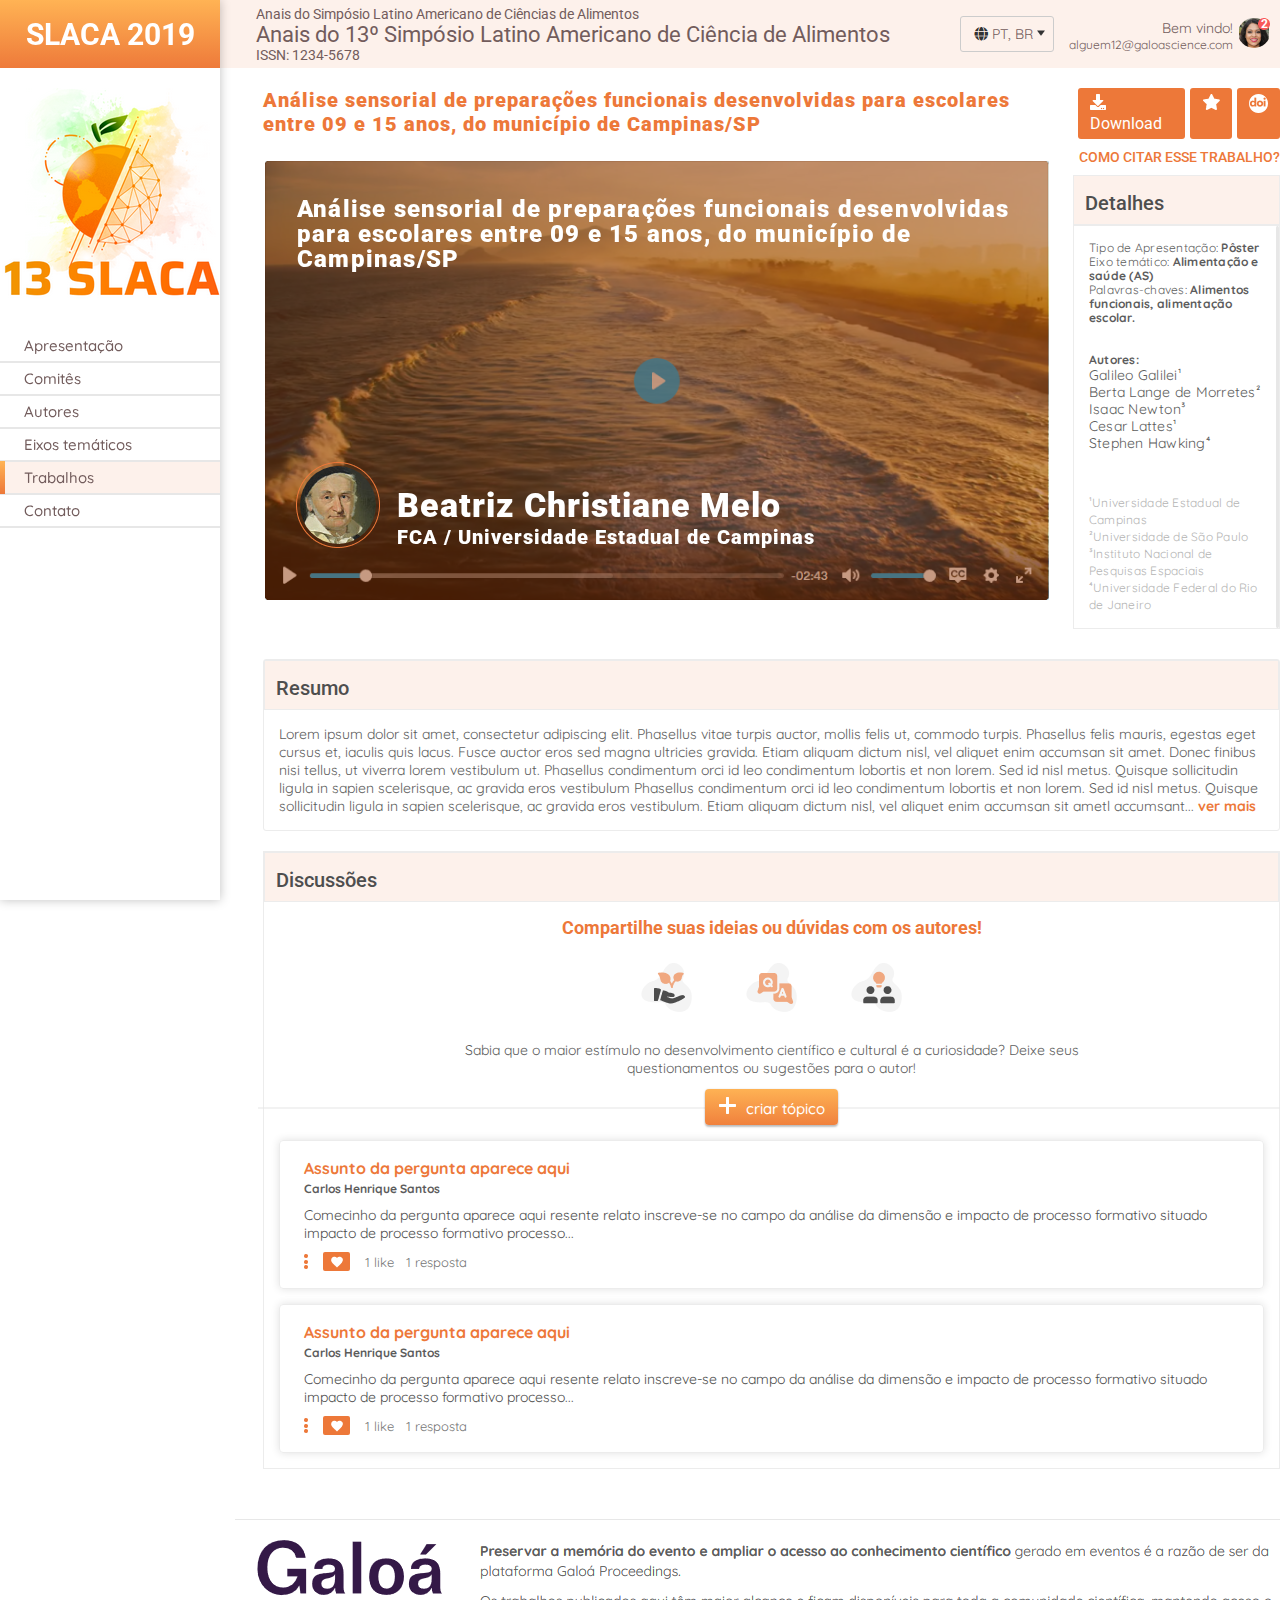
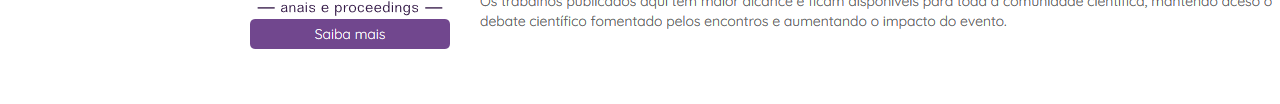
<file: index.html>
<!DOCTYPE html>
<html lang="pt-br">
<head>
   <meta charset="UTF-8">
   <meta http-equiv="X-UA-Compatible" content="IE=edge">
   <meta name="viewport" content="width=device-width, initial-scale=1.0">
   <title>SLACA</title>
   <link rel="icon" type="image/x-icon" href="./assets/images/dewey 4.png">

   <link rel="preconnect" href="https://fonts.googleapis.com">
   <link rel="preconnect" href="https://fonts.gstatic.com" crossorigin>
   <link href="https://fonts.googleapis.com/css2?family=Quicksand:wght@400;500;700&family=Roboto:wght@400;500;700;900&display=swap" rel="stylesheet">

   <link rel="stylesheet" type="text/css" href="./assets/css/style.css">
</head>
<body>
   <!--Menu Sidebar-->
   <div class="fixed-wrapper">
      <a href="./index.html" id="fixed-link">
         <div class="side-title">
            <h1>SLACA 2019</h1>
         </div>
      </a>

      <div class="side-image">
         <img src="./assets/images/dewey 4.png" alt="ícone do simpósio latino americano de ciência de alimentos">
      </div>

      <nav>
         <a href="#" class="menu-item desativado"><div class="retangulo"><img src="./assets/images/Rectangle 251.png"></div> Apresentação</a>
         <a href="#" class="menu-item desativado"><div class="retangulo"><img src="./assets/images/Rectangle 251.png"></div>Comitês</a>
         <a href="#" class="menu-item desativado"><div class="retangulo"><img src="./assets/images/Rectangle 251.png"></div>Autores</a>
         <a href="#" class="menu-item desativado"><div class="retangulo"><img src="./assets/images/Rectangle 251.png"></div>Eixos temáticos</a>
         <a href="#" class="menu-item ativado"><div class="retangulo"><img src="./assets/images/Rectangle 251.png"></div>Trabalhos</a>
         <a href="#" class="menu-item desativado"><div class="retangulo"><img src="./assets/images/Rectangle 251.png"></div>Contato</a>
      </nav>
   </div>
   <!--Final do menu sidebar-->

   <!--Header-->
   <div class="main-container">
      <header>
         <!--Área de texto da header-->
         <div class="header-title">
            <p>Anais do Simpósio Latino Americano de Ciências de Alimentos </p>
            <h2>Anais do 13º Simpósio Latino Americano de Ciência de Alimentos </h2>
            <p>ISSN: 1234-5678</p>
         </div>

        
         <div class="header-side">
            <!--Botão de seleção de idioma-->
            <div class="header-lang">
               <img src="./assets/images/language image.png"> PT, BR&nbsp;<img src="./assets/images/dropdown.png" id="dropdown">
            </select>
            </div>

            <!--Informações do usuário logado-->
            <div class="login">
               <div class="login-text">
                  <span>Bem vindo!</span><br/>
                  alguem12@galoascience.com
               </div>
               <div class="login-image">
                  <img src="./assets/images/profile.png" id="profile-pic">
                  <img src="./assets/images/basic.png" id="notificacao">
                  <span>2</span>
               </div>
            </div>
         </div>
      </header>
      <!--Final do cabeçalho-->

      <div class="main-content">
         <!--Área do conteúdo do vídeo-->
         <div class="video-area">
            <div class="video-area-principal">
               <h3>Análise sensorial de preparações funcionais desenvolvidas para escolares entre 09 e 15 anos, do município de Campinas/SP </h3>
               <div class="video-image">
                  <img src="./assets/images/video.png" id="video">
                  <img src="./assets/images/vídeo overlay.png" id="overlay">
                  <div class="video-title">
                     Análise sensorial de preparações funcionais desenvolvidas para escolares entre 09 e 15 anos, do município de Campinas/SP
                  </div> 
                  <div class="video-info">
                     <img src="./assets/images/image.png" id="video-user">
                     <img src="./assets/images/Outline.png" id="outline">
                     <div class="info-author">
                        <div class="info-author-name">Beatriz Christiane Melo</div>
                        <div class="info-author-college">FCA / Universidade Estadual de Campinas</div>
                     </div>
                     
                  </div>                
               </div>
            </div>

            <div class="video-area-side">
               <div class="buttons">
                  <div id="download">
                     <img src="./assets/images/download-icon.png"> Download
                  </div>
                  <div id="favoritar">
                     <img src="./assets/images/star.png">
                  </div>
                  <div id="doi">
                     <img src="./assets/images/doi.png">
                  </div>
               </div>
               <div class="citar">Como citar esse trabalho?</div>

               <div class="detalhes">
                  <div class="section-title">
                     Detalhes
                  </div>
                  <div class="detalhes-content">
                     <div class="content-text">
                        <p>Tipo de Apresentação: <strong>Pôster</strong><br/>
                           Eixo temático: <strong>Alimentação e saúde (AS)</strong><br/> 
                           Palavras-chaves: <strong>Alimentos funcionais, alimentação escolar.</strong><br/>
                           <br/><br/>
                           <strong>Autores:</strong>
                           <ul id="lista-autores">
                              <li>Galileo Galilei¹</li>
                              <li>Berta Lange de Morretes²</li>
                              <li>Isaac Newton³</li>
                              <li>Cesar Lattes¹</li>
                              <li>Stephen Hawking⁴</li>
                           </ul>
                           <br/>
                           <br/>
                           <br/>
                           <ul id="lista-universidades">
                              <li>¹Universidade Estadual de Campinas</li>
                              <li>²Universidade de São Paulo</li>
                              <li>³Instituto Nacional de Pesquisas Espaciais</li>
                              <li>⁴Universidade Federal do Rio de Janeiro</li>
                           </ul>
                           </p>
                     </div>
                     <img src="./assets/images/Rectangle 264.png">
                  </div>
               </div>
            </div>
         </div>
         <!--Final da área do conteúdo do vídeo-->

         <!--Área do resumo-->
         <div class="resumo" id="leia-mais">
            <a href="./resumo.htm#resumo">
               <div class="section-title">
                  Resumo
               </div>
               <p>
                  Lorem ipsum dolor sit amet, consectetur adipiscing elit. Phasellus vitae turpis auctor, mollis felis ut, commodo turpis. Phasellus felis mauris, egestas eget cursus et, iaculis quis lacus. Fusce auctor eros sed magna ultricies gravida. Etiam aliquam dictum nisl, vel aliquet enim accumsan sit amet. Donec finibus nisi tellus, ut viverra lorem vestibulum ut.  Phasellus condimentum orci id leo condimentum lobortis et non lorem. Sed id nisl metus. Quisque sollicitudin ligula in sapien scelerisque, ac gravida eros vestibulum Phasellus condimentum orci id leo condimentum lobortis et non lorem. Sed id nisl metus. Quisque sollicitudin ligula in sapien scelerisque, ac gravida eros vestibulum.  Etiam aliquam dictum nisl, vel aliquet enim accumsan sit ametl accumsant... <span>ver mais</span>
               </p>
            </a>
         </div>
         <!--Final da área do resumo-->

         <div class="discussoes">
            <div class="section-title"> Discussões</div>
            <div class="cirar-topico">
               <span>Compartilhe suas ideias ou dúvidas com os autores!</span>
               <div class="discussao-icones">
                  <img src="./assets/images/icone1.png">
                  <img src="./assets/images/icone2.png">
                  <img src="./assets/images/icone3.png">
               </div>
               <p>Sabia que o maior estímulo no desenvolvimento científico e cultural é a curiosidade? Deixe seus questionamentos ou sugestões para o autor!</p>
               
               
               <img src="./assets/images/divisória.png" id="divisoria">
               <div class="topico-botao">
                  <a href="./novo-topico.html#discussoes">
                     <img src="./assets/images/icon - criar.png"> 
                     criar tópico
                  </a>
               </div>
            </div>

            <div class="topico-criado">
               <div class="topico-titulo">
                  Assunto da pergunta aparece aqui
               </div>
               <div class="topico-autor">
                  Carlos Henrique Santos
               </div>
               <div class="topico-conteudo">
                  Comecinho da pergunta aparece aqui resente relato inscreve-se no campo da análise da dimensão e impacto de processo formativo situado impacto de processo formativo processo...
               </div>

               <div class="topico-footer">
                  <div class="elipses"> 
                     <img src="./assets/images/Ellipse 17.png">
                     <img src="./assets/images/Ellipse 17.png">
                     <img src="./assets/images/Ellipse 17.png">
                   </div>

                   <div class="likes">
                      <img src="./assets/images/coracao.png">
                   </div>
                  1 like &nbsp; 1 resposta
               </div>
            </div>

            <a href="./card-expandido.html#card-expandido">
               <div class="topico-criado" id="card">
                  <div class="topico-titulo">
                     Assunto da pergunta aparece aqui
                  </div>
                  <div class="topico-autor">
                     Carlos Henrique Santos
                  </div>
                  <div class="topico-conteudo">
                     Comecinho da pergunta aparece aqui resente relato inscreve-se no campo da análise da dimensão e impacto de processo formativo situado impacto de processo formativo processo...
                  </div>
   
                  <div class="topico-footer">
                     <div class="elipses"> 
                        <img src="./assets/images/Ellipse 17.png">
                        <img src="./assets/images/Ellipse 17.png">
                        <img src="./assets/images/Ellipse 17.png">
                      </div>
   
                      <div class="likes">
                         <img src="./assets/images/coracao.png">
                      </div>
                     1 like &nbsp; 1 resposta
                  </div>
               </div>
            </a>
         </div>

      </div>
      <footer>
         <a href="https://galoa.com.br" target="__blank">
            <img src="./assets/images/imagem - footer.png">
         </a>
         
      </footer>
   </div>
</body>
</html>
</file>
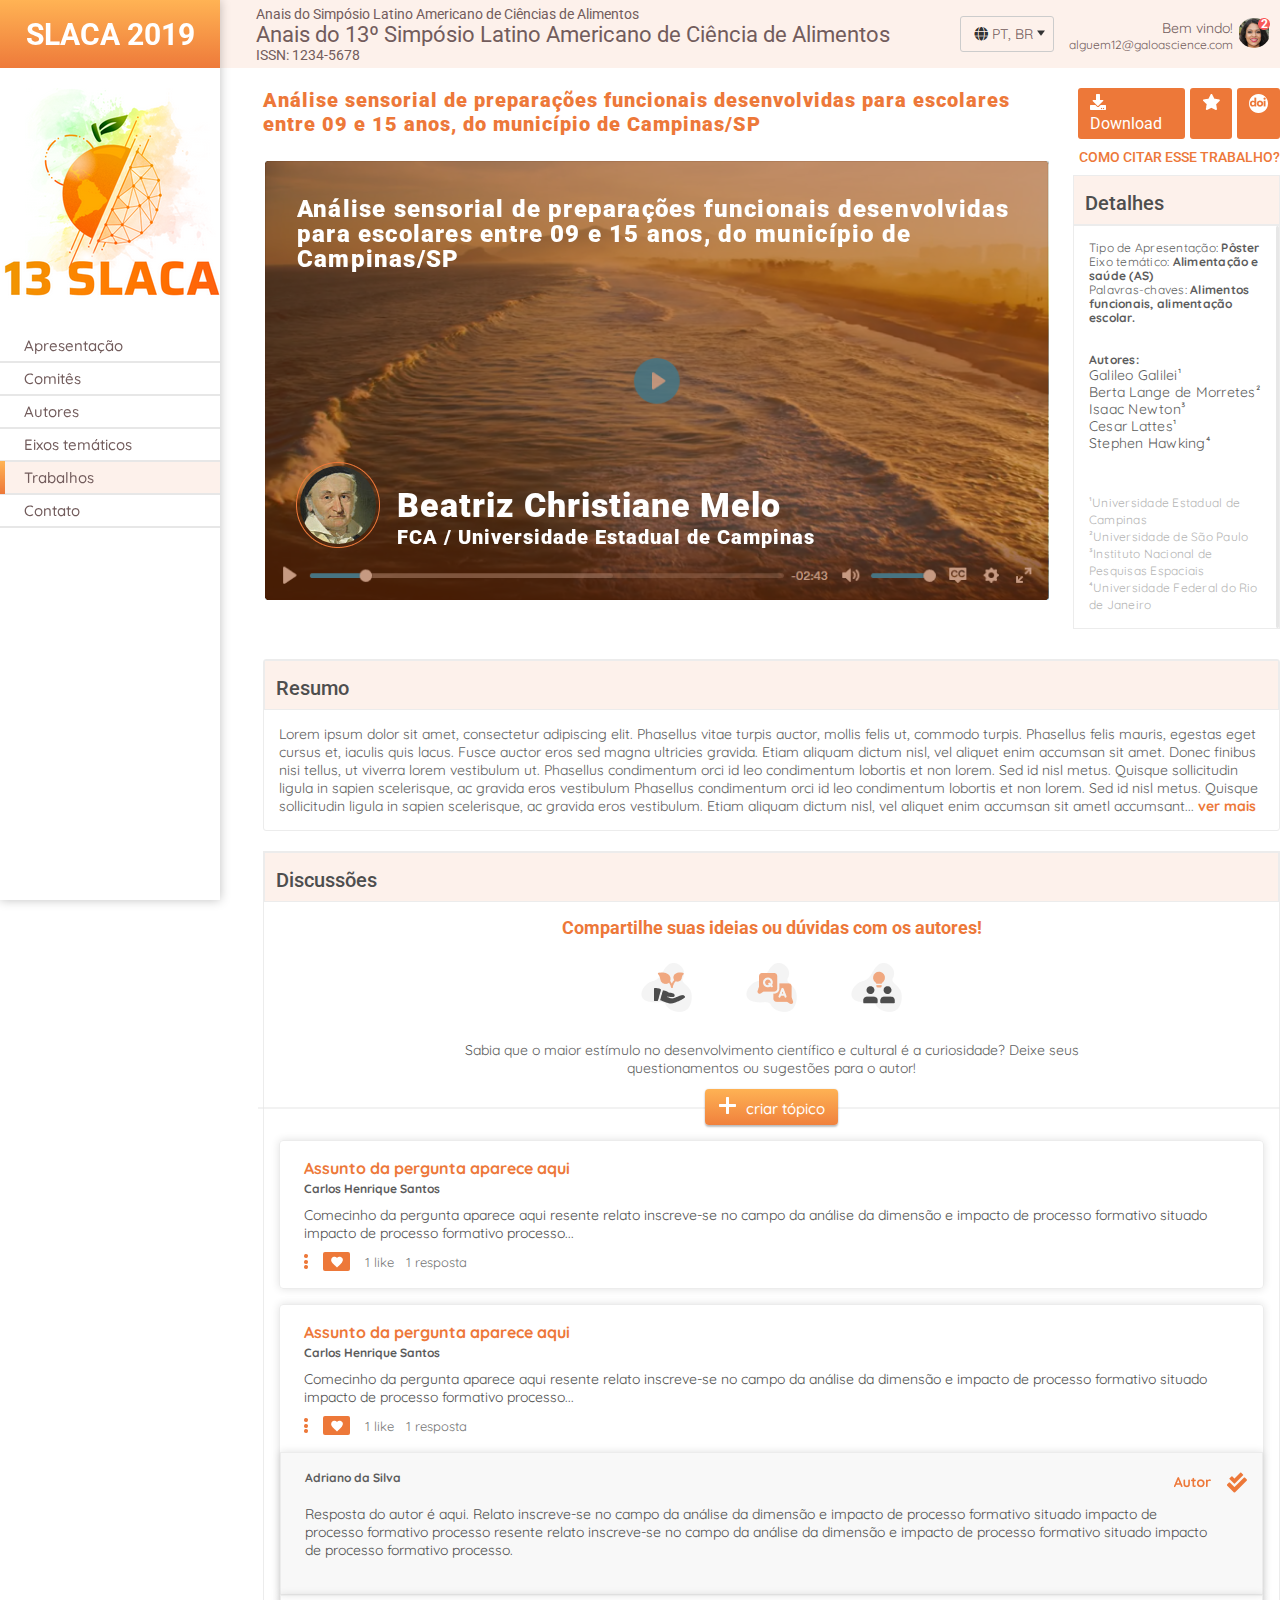
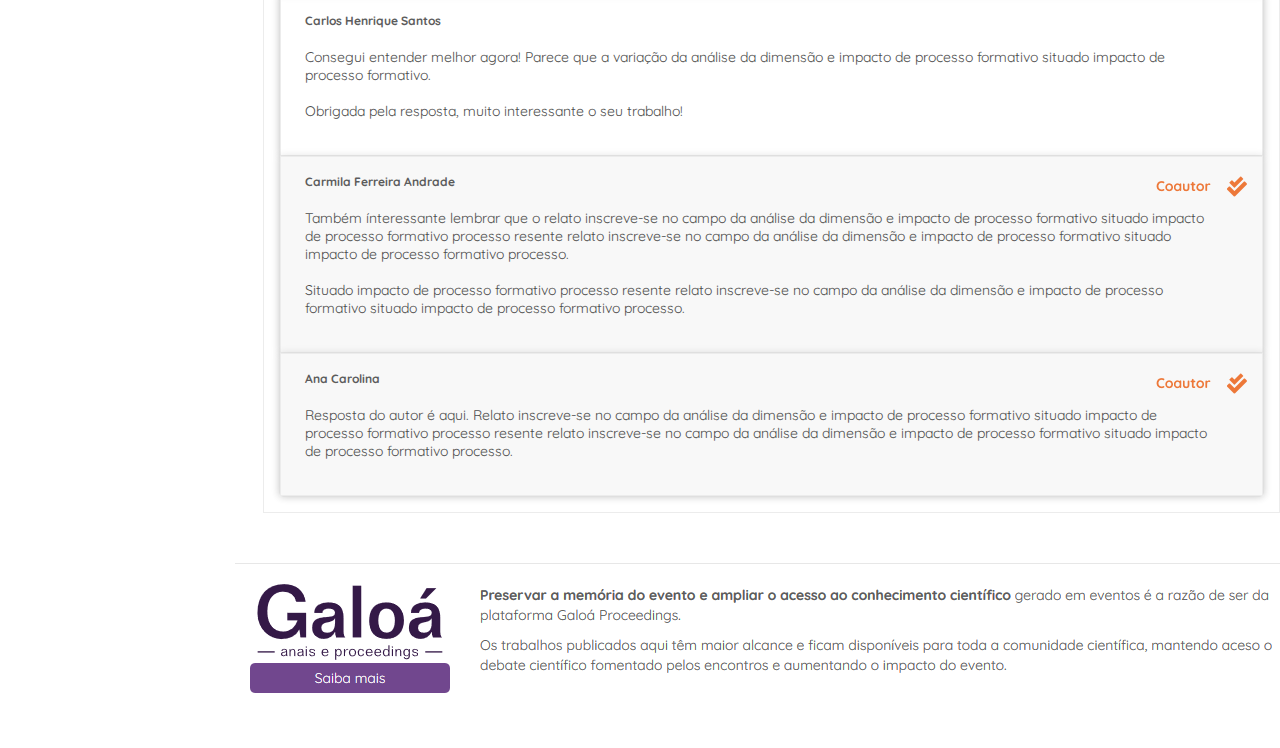
<file: card-expandido.html>
<!DOCTYPE html>
<html lang="pt-br">
<head>
   <meta charset="UTF-8">
   <meta http-equiv="X-UA-Compatible" content="IE=edge">
   <meta name="viewport" content="width=device-width, initial-scale=1.0">
   <title>SLACA</title>
   
   <link rel="preconnect" href="https://fonts.googleapis.com">
   <link rel="preconnect" href="https://fonts.gstatic.com" crossorigin>
   <link href="https://fonts.googleapis.com/css2?family=Quicksand:wght@400;500;700&family=Roboto:wght@400;500;700;900&display=swap" rel="stylesheet">

   <link rel="stylesheet" type="text/css" href="./assets/css/style.css">
</head>
<body>
   <!--Menu Sidebar-->
   <div class="fixed-wrapper">
      <a href="./index.html" id="fixed-link">
         <div class="side-title">
            <h1>SLACA 2019</h1>
         </div>
      </a>

      <div class="side-image">
         <img src="./assets/images/dewey 4.png" alt="ícone do simpósio latino americano de ciência de alimentos">
      </div>

      <nav>
         <a href="#" class="menu-item desativado"><div class="retangulo"><img src="./assets/images/Rectangle 251.png"></div> Apresentação</a>
         <a href="#" class="menu-item desativado"><div class="retangulo"><img src="./assets/images/Rectangle 251.png"></div>Comitês</a>
         <a href="#" class="menu-item desativado"><div class="retangulo"><img src="./assets/images/Rectangle 251.png"></div>Autores</a>
         <a href="#" class="menu-item desativado"><div class="retangulo"><img src="./assets/images/Rectangle 251.png"></div>Eixos temáticos</a>
         <a href="#" class="menu-item ativado"><div class="retangulo"><img src="./assets/images/Rectangle 251.png"></div>Trabalhos</a>
         <a href="#" class="menu-item desativado"><div class="retangulo"><img src="./assets/images/Rectangle 251.png"></div>Contato</a>
      </nav>
   </div>
   <!--Final do menu sidebar-->

   <!--Header-->
   <div class="main-container">
      <header>
         <!--Área de texto da header-->
         <div class="header-title">
            <p>Anais do Simpósio Latino Americano de Ciências de Alimentos </p>
            <h2>Anais do 13º Simpósio Latino Americano de Ciência de Alimentos </h2>
            <p>ISSN: 1234-5678</p>
         </div>

        
         <div class="header-side">
            <!--Botão de seleção de idioma-->
            <div class="header-lang">
               <img src="./assets/images/language image.png"> PT, BR&nbsp;<img src="./assets/images/dropdown.png" id="dropdown">
            </select>
            </div>

            <!--Informações do usuário logado-->
            <div class="login">
               <div class="login-text">
                  <span>Bem vindo!</span><br/>
                  alguem12@galoascience.com
               </div>
               <div class="login-image">
                  <img src="./assets/images/profile.png" id="profile-pic">
                  <img src="./assets/images/basic.png" id="notificacao">
                  <span>2</span>
               </div>
            </div>
         </div>
      </header>
      <!--Final do cabeçalho-->

      <div class="main-content">
         <!--Área do conteúdo do vídeo-->
         <div class="video-area">
            <div class="video-area-principal">
               <h3>Análise sensorial de preparações funcionais desenvolvidas para escolares entre 09 e 15 anos, do município de Campinas/SP </h3>
               <div class="video-image">
                  <img src="./assets/images/video.png" id="video">
                  <img src="./assets/images/vídeo overlay.png" id="overlay">
                  <div class="video-title">
                     Análise sensorial de preparações funcionais desenvolvidas para escolares entre 09 e 15 anos, do município de Campinas/SP
                  </div> 
                  <div class="video-info">
                     <img src="./assets/images/image.png" id="video-user">
                     <img src="./assets/images/Outline.png" id="outline">
                     <div class="info-author">
                        <div class="info-author-name">Beatriz Christiane Melo</div>
                        <div class="info-author-college">FCA / Universidade Estadual de Campinas</div>
                     </div>
                     
                  </div>                
               </div>
            </div>

            <div class="video-area-side">
               <div class="buttons">
                  <div id="download">
                     <img src="./assets/images/download-icon.png"> Download
                  </div>
                  <div id="favoritar">
                     <img src="./assets/images/star.png">
                  </div>
                  <div id="doi">
                     <img src="./assets/images/doi.png">
                  </div>
               </div>
               <div class="citar">Como citar esse trabalho?</div>

               <div class="detalhes">
                  <div class="section-title">
                     Detalhes
                  </div>
                  <div class="detalhes-content">
                     <div class="content-text">
                        <p>Tipo de Apresentação: <strong>Pôster</strong><br/>
                           Eixo temático: <strong>Alimentação e saúde (AS)</strong><br/> 
                           Palavras-chaves: <strong>Alimentos funcionais, alimentação escolar.</strong><br/>
                           <br/><br/>
                           <strong>Autores:</strong>
                           <ul id="lista-autores">
                              <li>Galileo Galilei¹</li>
                              <li>Berta Lange de Morretes²</li>
                              <li>Isaac Newton³</li>
                              <li>Cesar Lattes¹</li>
                              <li>Stephen Hawking⁴</li>
                           </ul>
                           <br/>
                           <br/>
                           <br/>
                           <ul id="lista-universidades">
                              <li>¹Universidade Estadual de Campinas</li>
                              <li>²Universidade de São Paulo</li>
                              <li>³Instituto Nacional de Pesquisas Espaciais</li>
                              <li>⁴Universidade Federal do Rio de Janeiro</li>
                           </ul>
                           </p>
                     </div>
                     <img src="./assets/images/Rectangle 264.png">
                  </div>
               </div>
            </div>
         </div>
         <!--Final da área do conteúdo do vídeo-->

         <!--Área do resumo-->
         <div class="resumo">
            <a href="./resumo.htm#resumo">
               <div class="section-title">
                  Resumo
               </div>
               <p>
                  Lorem ipsum dolor sit amet, consectetur adipiscing elit. Phasellus vitae turpis auctor, mollis felis ut, commodo turpis. Phasellus felis mauris, egestas eget cursus et, iaculis quis lacus. Fusce auctor eros sed magna ultricies gravida. Etiam aliquam dictum nisl, vel aliquet enim accumsan sit amet. Donec finibus nisi tellus, ut viverra lorem vestibulum ut.  Phasellus condimentum orci id leo condimentum lobortis et non lorem. Sed id nisl metus. Quisque sollicitudin ligula in sapien scelerisque, ac gravida eros vestibulum Phasellus condimentum orci id leo condimentum lobortis et non lorem. Sed id nisl metus. Quisque sollicitudin ligula in sapien scelerisque, ac gravida eros vestibulum.  Etiam aliquam dictum nisl, vel aliquet enim accumsan sit ametl accumsant... <span>ver mais</span>
               </p>
            </a>
         </div>
         <!--Final da área do resumo-->

         <div class="discussoes" id="discussoes">
            <div class="section-title"> Discussões</div>
            <div class="cirar-topico">
               <span>Compartilhe suas ideias ou dúvidas com os autores!</span>
               <div class="discussao-icones">
                  <img src="./assets/images/icone1.png">
                  <img src="./assets/images/icone2.png">
                  <img src="./assets/images/icone3.png">
               </div>
               <p>Sabia que o maior estímulo no desenvolvimento científico e cultural é a curiosidade? Deixe seus questionamentos ou sugestões para o autor!</p>
               
               
               <img src="./assets/images/divisória.png" id="divisoria">
               <div class="topico-botao">
                  <a href="./novo-topico.html#discussoes">
                     <img src="./assets/images/icon - criar.png"> 
                     criar tópico
                  </a>
               </div>
            </div>

            <div class="topico-criado">
               <div class="topico-titulo">
                  Assunto da pergunta aparece aqui
               </div>
               <div class="topico-autor">
                  Carlos Henrique Santos
               </div>
               <div class="topico-conteudo">
                  Comecinho da pergunta aparece aqui resente relato inscreve-se no campo da análise da dimensão e impacto de processo formativo situado impacto de processo formativo processo...
               </div>

               <div class="topico-footer">
                  <div class="elipses"> 
                     <img src="./assets/images/Ellipse 17.png">
                     <img src="./assets/images/Ellipse 17.png">
                     <img src="./assets/images/Ellipse 17.png">
                   </div>

                   <div class="likes">
                      <img src="./assets/images/coracao.png">
                   </div>
                  1 like &nbsp; 1 resposta
               </div>
            </div>

            <a href="./index.html#card">
               <div class="topico-criado" id="card-expandido">
                  <div class="topico-titulo">
                     Assunto da pergunta aparece aqui
                  </div>
                  <div class="topico-autor">
                     Carlos Henrique Santos
                  </div>
                  <div class="topico-conteudo">
                     Comecinho da pergunta aparece aqui resente relato inscreve-se no campo da análise da dimensão e impacto de processo formativo situado impacto de processo formativo processo...
                  </div>
   
                  <div class="topico-footer">
                     <div class="elipses"> 
                        <img src="./assets/images/Ellipse 17.png">
                        <img src="./assets/images/Ellipse 17.png">
                        <img src="./assets/images/Ellipse 17.png">
                      </div>
   
                      <div class="likes">
                         <img src="./assets/images/coracao.png">
                      </div>
                     1 like &nbsp; 1 resposta
                  </div>

                  <div class="card-expandido resposta-autor">
                     <div class="card-header">
                        <div class="topico-autor"> Adriano da Silva </div>
                        <div class="header-icones">
                           <img src="./assets/images/Autor.png" class="icone-autor">
                           <img src="./assets/images/Coautor.png" class="icone-coautor">
                           <img src="./assets/images/check-laranja.png" class="icone-check">
                        </div>
                     </div>
                     <div class="topico-conteudo">
                        Resposta do autor é aqui. Relato inscreve-se no campo da análise da dimensão e impacto de processo formativo situado impacto de processo formativo processo resente relato inscreve-se no campo da análise da dimensão e impacto de processo formativo situado impacto de processo formativo processo.
                     </div>
                  </div>

                  <div class="card-expandido">
                     <div class="card-header">
                        <div class="topico-autor"> Carlos Henrique Santos</div>
                        <div class="header-icones">
                           <img src="./assets/images/Autor.png" class="icone-autor">
                           <img src="./assets/images/Coautor.png" class="icone-coautor">
                           <img src="./assets/images/check-laranja.png" class="icone-check">
                        </div>
                     </div>
                     <div class="topico-conteudo">
                        Consegui entender melhor agora! Parece que a variação da análise da dimensão e impacto de processo formativo situado impacto de processo formativo.<br/><br/>

                        Obrigada pela resposta, muito interessante o seu trabalho! 
                     </div>
                  </div>

                  <div class="card-expandido resposta-coautor">
                     <div class="card-header">
                        <div class="topico-autor"> Carmila Ferreira Andrade </div>
                        <div class="header-icones">
                           <img src="./assets/images/Autor.png" class="icone-autor">
                           <img src="./assets/images/Coautor.png" class="icone-coautor">
                           <img src="./assets/images/check-laranja.png" class="icone-check">
                        </div>
                     </div>
                     <div class="topico-conteudo">
                        Também ínteressante lembrar que o relato inscreve-se no campo da análise da dimensão e impacto de processo formativo situado impacto de processo formativo processo resente relato inscreve-se no campo da análise da dimensão e impacto de processo formativo situado impacto de processo formativo processo.<br/><br/>

                        Situado impacto de processo formativo processo resente relato inscreve-se no campo da análise da dimensão e impacto de processo formativo situado impacto de processo formativo processo.
                     </div>
                  </div>

                  <div class="card-expandido resposta-coautor">
                     <div class="card-header">
                        <div class="topico-autor"> Ana Carolina </div>
                        <div class="header-icones">
                           <img src="./assets/images/Autor.png" class="icone-autor">
                           <img src="./assets/images/Coautor.png" class="icone-coautor">
                           <img src="./assets/images/check-laranja.png" class="icone-check">
                        </div>
                     </div>
                     <div class="topico-conteudo">
                        Resposta do autor é aqui. Relato inscreve-se no campo da análise da dimensão e impacto de processo formativo situado impacto de processo formativo processo resente relato inscreve-se no campo da análise da dimensão e impacto de processo formativo situado impacto de processo formativo processo.
                     </div>
                  </div>
               </div>
            </a>
         </div>

      </div>
      <footer>
         <a href="https://galoa.com.br" target="__blank">
            <img src="./assets/images/imagem - footer.png">
         </a>
         
      </footer>
   </div>
</body>
</html>
</file>
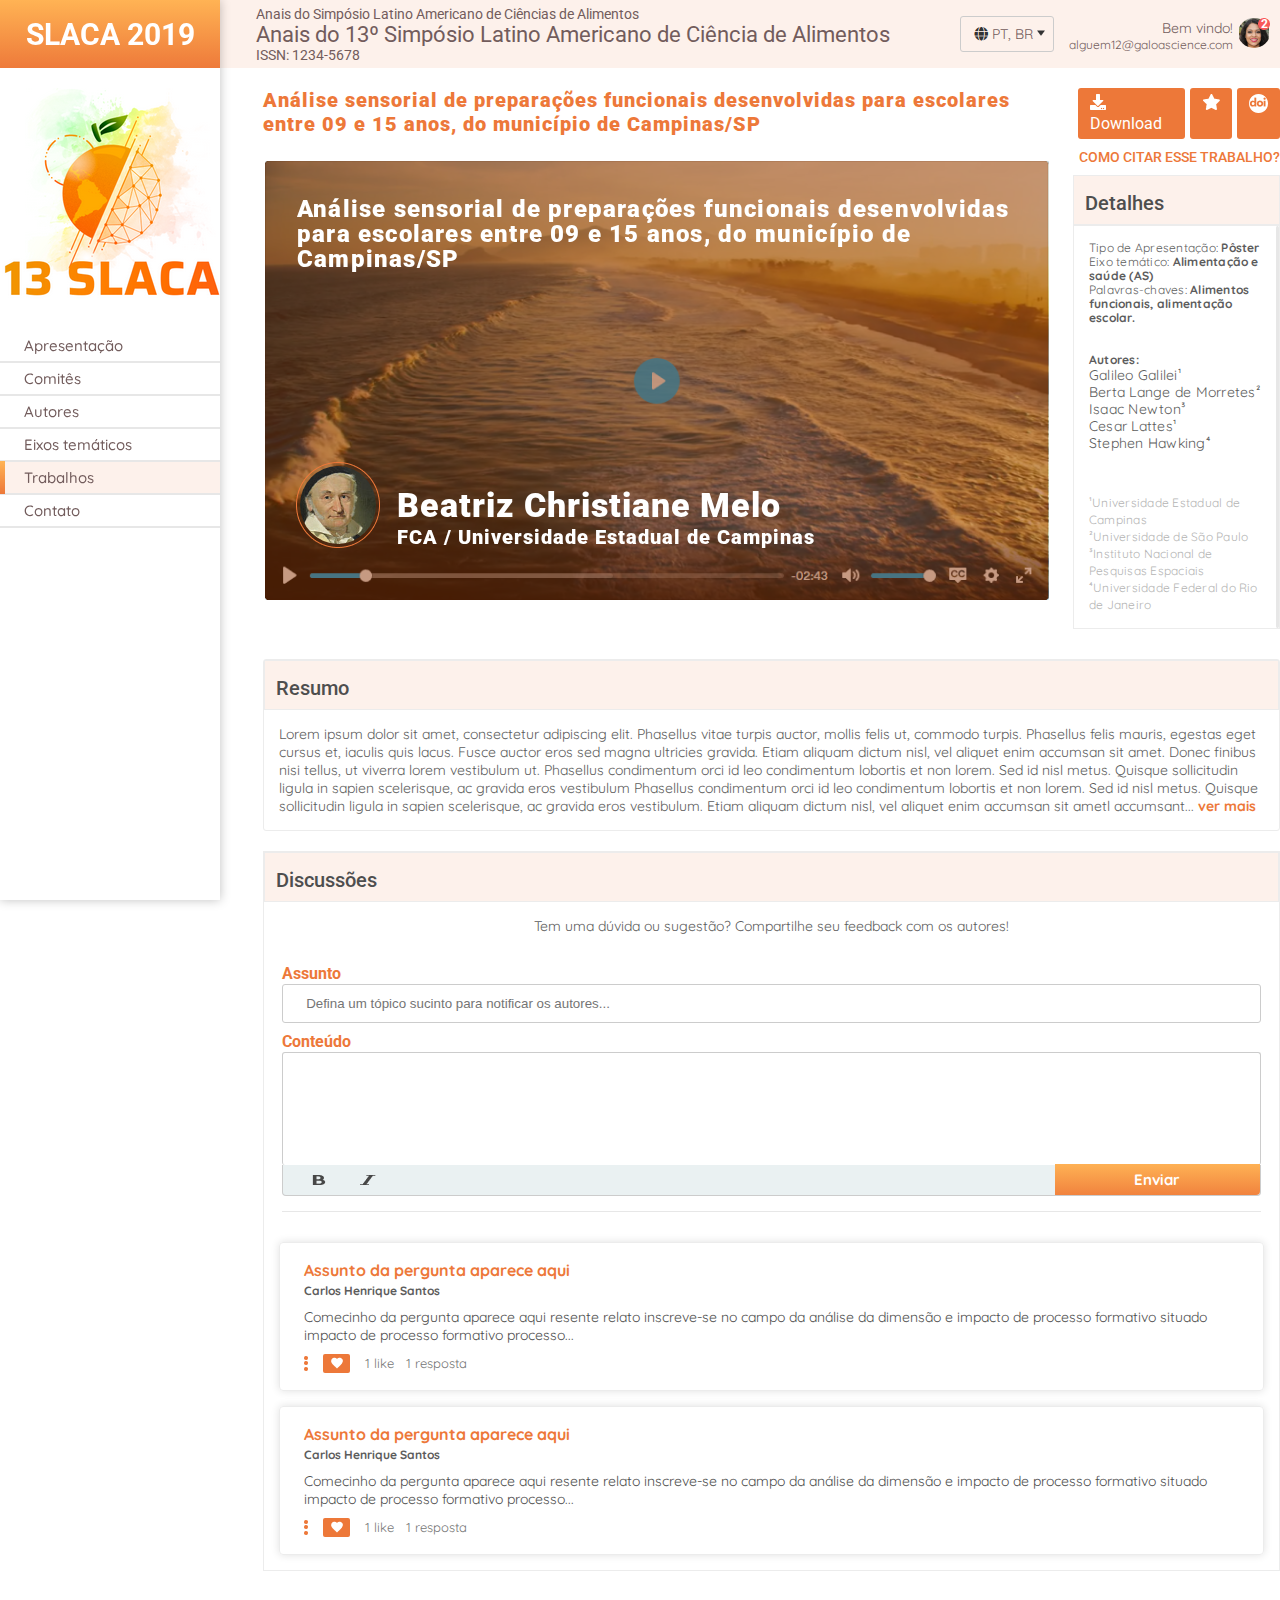
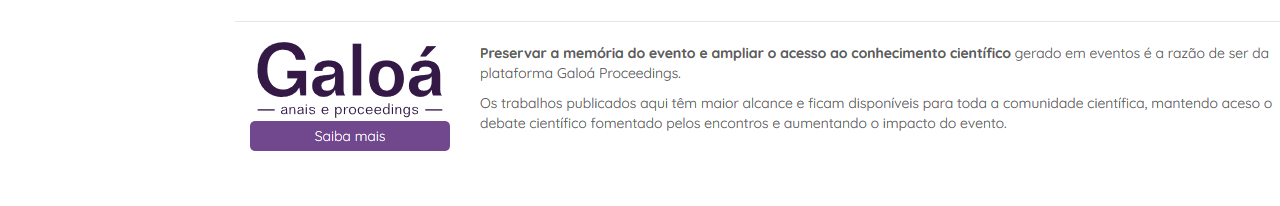
<file: novo-topico.html>
<!DOCTYPE html>
<html lang="pt-br">
<head>
   <meta charset="UTF-8">
   <meta http-equiv="X-UA-Compatible" content="IE=edge">
   <meta name="viewport" content="width=device-width, initial-scale=1.0">
   <title>SLACA 2019</title>
   
   <link rel="preconnect" href="https://fonts.googleapis.com">
   <link rel="preconnect" href="https://fonts.gstatic.com" crossorigin>
   <link href="https://fonts.googleapis.com/css2?family=Quicksand:wght@400;500;700&family=Roboto:wght@400;500;700;900&display=swap" rel="stylesheet">

   <link rel="stylesheet" type="text/css" href="./assets/css/style.css">
</head>
<body>
   <!--Menu Sidebar-->
   <div class="fixed-wrapper">
      <a href="./index.html" id="fixed-link">
         <div class="side-title">
            <h1>SLACA 2019</h1>
         </div>
      </a>

      <div class="side-image">
         <img src="./assets/images/dewey 4.png" alt="ícone do simpósio latino americano de ciência de alimentos">
      </div>

      <nav>
         <a href="#" class="menu-item desativado"><div class="retangulo"><img src="./assets/images/Rectangle 251.png"></div> Apresentação</a>
         <a href="#" class="menu-item desativado"><div class="retangulo"><img src="./assets/images/Rectangle 251.png"></div>Comitês</a>
         <a href="#" class="menu-item desativado"><div class="retangulo"><img src="./assets/images/Rectangle 251.png"></div>Autores</a>
         <a href="#" class="menu-item desativado"><div class="retangulo"><img src="./assets/images/Rectangle 251.png"></div>Eixos temáticos</a>
         <a href="#" class="menu-item ativado"><div class="retangulo"><img src="./assets/images/Rectangle 251.png"></div>Trabalhos</a>
         <a href="#" class="menu-item desativado"><div class="retangulo"><img src="./assets/images/Rectangle 251.png"></div>Contato</a>
      </nav>
   </div>
   <!--Final do menu sidebar-->

   <!--Header-->
   <div class="main-container">
      <header>
         <!--Área de texto da header-->
         <div class="header-title">
            <p>Anais do Simpósio Latino Americano de Ciências de Alimentos </p>
            <h2>Anais do 13º Simpósio Latino Americano de Ciência de Alimentos </h2>
            <p>ISSN: 1234-5678</p>
         </div>

        
         <div class="header-side">
            <!--Botão de seleção de idioma-->
            <div class="header-lang">
               <img src="./assets/images/language image.png"> PT, BR&nbsp;<img src="./assets/images/dropdown.png" id="dropdown">
            </select>
            </div>

            <!--Informações do usuário logado-->
            <div class="login">
               <div class="login-text">
                  <span>Bem vindo!</span><br/>
                  alguem12@galoascience.com
               </div>
               <div class="login-image">
                  <img src="./assets/images/profile.png" id="profile-pic">
                  <img src="./assets/images/basic.png" id="notificacao">
                  <span>2</span>
               </div>
            </div>
         </div>
      </header>
      <!--Final do cabeçalho-->

      <div class="main-content">
         <!--Área do conteúdo do vídeo-->
         <div class="video-area">
            <div class="video-area-principal">
               <h3>Análise sensorial de preparações funcionais desenvolvidas para escolares entre 09 e 15 anos, do município de Campinas/SP </h3>
               <div class="video-image">
                  <img src="./assets/images/video.png" id="video">
                  <img src="./assets/images/vídeo overlay.png" id="overlay">
                  <div class="video-title">
                     Análise sensorial de preparações funcionais desenvolvidas para escolares entre 09 e 15 anos, do município de Campinas/SP
                  </div> 
                  <div class="video-info">
                     <img src="./assets/images/image.png" id="video-user">
                     <img src="./assets/images/Outline.png" id="outline">
                     <div class="info-author">
                        <div class="info-author-name">Beatriz Christiane Melo</div>
                        <div class="info-author-college">FCA / Universidade Estadual de Campinas</div>
                     </div>
                     
                  </div>                
               </div>
            </div>

            <div class="video-area-side">
               <div class="buttons">
                  <div id="download">
                     <img src="./assets/images/download-icon.png"> Download
                  </div>
                  <div id="favoritar">
                     <img src="./assets/images/star.png">
                  </div>
                  <div id="doi">
                     <img src="./assets/images/doi.png">
                  </div>
               </div>
               <div class="citar">Como citar esse trabalho?</div>

               <div class="detalhes">
                  <div class="section-title">
                     Detalhes
                  </div>
                  <div class="detalhes-content">
                     <div class="content-text">
                        <p>Tipo de Apresentação: <strong>Pôster</strong><br/>
                           Eixo temático: <strong>Alimentação e saúde (AS)</strong><br/> 
                           Palavras-chaves: <strong>Alimentos funcionais, alimentação escolar.</strong><br/>
                           <br/><br/>
                           <strong>Autores:</strong>
                           <ul id="lista-autores">
                              <li>Galileo Galilei¹</li>
                              <li>Berta Lange de Morretes²</li>
                              <li>Isaac Newton³</li>
                              <li>Cesar Lattes¹</li>
                              <li>Stephen Hawking⁴</li>
                           </ul>
                           <br/>
                           <br/>
                           <br/>
                           <ul id="lista-universidades">
                              <li>¹Universidade Estadual de Campinas</li>
                              <li>²Universidade de São Paulo</li>
                              <li>³Instituto Nacional de Pesquisas Espaciais</li>
                              <li>⁴Universidade Federal do Rio de Janeiro</li>
                           </ul>
                           </p>
                     </div>
                     <img src="./assets/images/Rectangle 264.png">
                  </div>
               </div>
            </div>
         </div>
         <!--Final da área do conteúdo do vídeo-->

         <!--Área do resumo-->
         <div class="resumo">
            <a href="./resumo.htm#resumo">
               <div class="section-title">
                  Resumo
               </div>
               <p>
                  Lorem ipsum dolor sit amet, consectetur adipiscing elit. Phasellus vitae turpis auctor, mollis felis ut, commodo turpis. Phasellus felis mauris, egestas eget cursus et, iaculis quis lacus. Fusce auctor eros sed magna ultricies gravida. Etiam aliquam dictum nisl, vel aliquet enim accumsan sit amet. Donec finibus nisi tellus, ut viverra lorem vestibulum ut.  Phasellus condimentum orci id leo condimentum lobortis et non lorem. Sed id nisl metus. Quisque sollicitudin ligula in sapien scelerisque, ac gravida eros vestibulum Phasellus condimentum orci id leo condimentum lobortis et non lorem. Sed id nisl metus. Quisque sollicitudin ligula in sapien scelerisque, ac gravida eros vestibulum.  Etiam aliquam dictum nisl, vel aliquet enim accumsan sit ametl accumsant... <span>ver mais</span>
               </p>
            </a>
         </div>
         <!--Final da área do resumo-->

         <div class="discussoes" id="discussoes">
            <div class="section-title"> Discussões</div>
            
            <div class="novo-topico">
               <p>Tem uma dúvida ou sugestão? Compartilhe seu feedback com os autores!</p>

               <form>
                  <label>Assunto</label>
                  <input type="text" placeholder="Defina um tópico sucinto para notificar os autores..." name="assunto">
                  <label>Conteúdo</label>
                  <textarea></textarea>


                  <div class="textarea-footer">
                     <div class="text-transform-icons">
                        <img src="./assets/images/B.png" id="bold">
                        <img src="./assets/images/I.png" id="italic">
                     </div>
                     <a href="./topico-enviado.html#discussoes">
                        <div class="topico-submit">
                           Enviar
                        </div>
                     </a>
                  </div>

               </form>
            </div>

            <div class="topico-criado">
               <div class="topico-titulo">
                  Assunto da pergunta aparece aqui
               </div>
               <div class="topico-autor">
                  Carlos Henrique Santos
               </div>
               <div class="topico-conteudo">
                  Comecinho da pergunta aparece aqui resente relato inscreve-se no campo da análise da dimensão e impacto de processo formativo situado impacto de processo formativo processo...
               </div>

               <div class="topico-footer">
                  <div class="elipses"> 
                     <img src="./assets/images/Ellipse 17.png">
                     <img src="./assets/images/Ellipse 17.png">
                     <img src="./assets/images/Ellipse 17.png">
                   </div>

                   <div class="likes">
                      <img src="./assets/images/coracao.png">
                   </div>
                  1 like &nbsp; 1 resposta
               </div>
            </div>

            <a href="./card-expandido.html#card-expandido">
               <div class="topico-criado">
                  <div class="topico-titulo">
                     Assunto da pergunta aparece aqui
                  </div>
                  <div class="topico-autor">
                     Carlos Henrique Santos
                  </div>
                  <div class="topico-conteudo">
                     Comecinho da pergunta aparece aqui resente relato inscreve-se no campo da análise da dimensão e impacto de processo formativo situado impacto de processo formativo processo...
                  </div>
   
                  <div class="topico-footer">
                     <div class="elipses"> 
                        <img src="./assets/images/Ellipse 17.png">
                        <img src="./assets/images/Ellipse 17.png">
                        <img src="./assets/images/Ellipse 17.png">
                      </div>
   
                      <div class="likes">
                         <img src="./assets/images/coracao.png">
                      </div>
                     1 like &nbsp; 1 resposta
                  </div>
               </div>
            </a>
         </div>

      </div>
      <footer>
         <a href="https://galoa.com.br" target="__blank">
            <img src="./assets/images/imagem - footer.png">
         </a>
         
      </footer>
   </div>
</body>
</html>
</file>
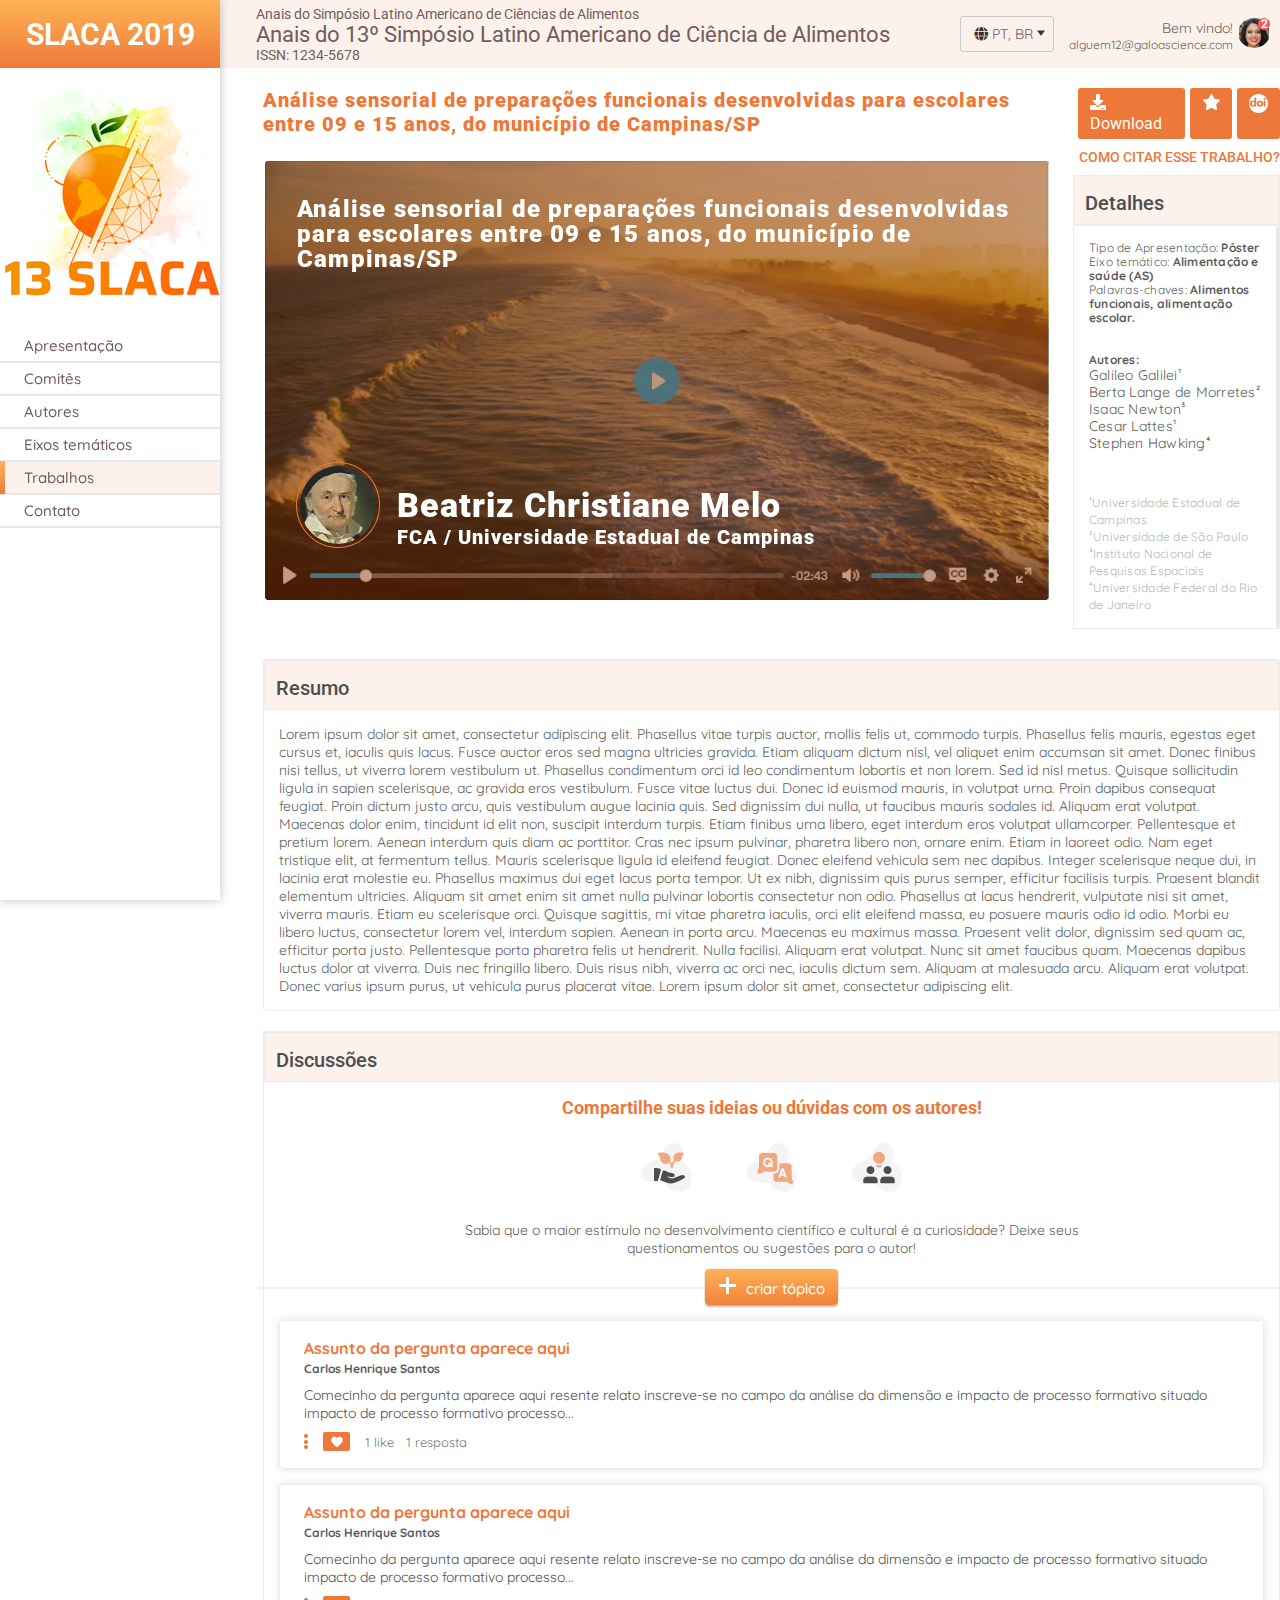
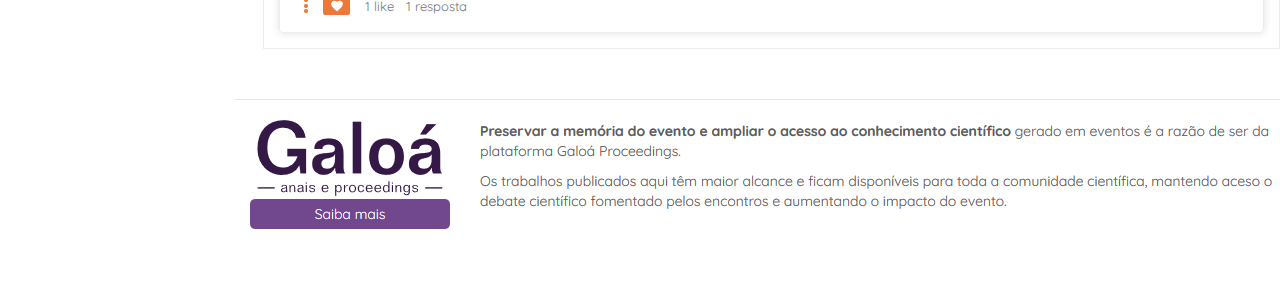
<file: resumo.htm>
<!DOCTYPE html>
<html lang="pt-br">
<head>
   <meta charset="UTF-8">
   <meta http-equiv="X-UA-Compatible" content="IE=edge">
   <meta name="viewport" content="width=device-width, initial-scale=1.0">
   <title>SLACA</title>
   
   <link rel="preconnect" href="https://fonts.googleapis.com">
   <link rel="preconnect" href="https://fonts.gstatic.com" crossorigin>
   <link href="https://fonts.googleapis.com/css2?family=Quicksand:wght@400;500;700&family=Roboto:wght@400;500;700;900&display=swap" rel="stylesheet">

   <link rel="stylesheet" type="text/css" href="./assets/css/style.css">
</head>
<body>
   <!--Menu Sidebar-->
   <div class="fixed-wrapper">
      <a href="./index.html" id="fixed-link">
         <div class="side-title">
            <h1>SLACA 2019</h1>
         </div>
      </a>

      <div class="side-image">
         <img src="./assets/images/dewey 4.png" alt="ícone do simpósio latino americano de ciência de alimentos">
      </div>

      <nav>
         <a href="#" class="menu-item desativado"><div class="retangulo"><img src="./assets/images/Rectangle 251.png"></div> Apresentação</a>
         <a href="#" class="menu-item desativado"><div class="retangulo"><img src="./assets/images/Rectangle 251.png"></div>Comitês</a>
         <a href="#" class="menu-item desativado"><div class="retangulo"><img src="./assets/images/Rectangle 251.png"></div>Autores</a>
         <a href="#" class="menu-item desativado"><div class="retangulo"><img src="./assets/images/Rectangle 251.png"></div>Eixos temáticos</a>
         <a href="#" class="menu-item ativado"><div class="retangulo"><img src="./assets/images/Rectangle 251.png"></div>Trabalhos</a>
         <a href="#" class="menu-item desativado"><div class="retangulo"><img src="./assets/images/Rectangle 251.png"></div>Contato</a>
      </nav>
   </div>
   <!--Final do menu sidebar-->

   <!--Header-->
   <div class="main-container">
      <header>
         <!--Área de texto da header-->
         <div class="header-title">
            <p>Anais do Simpósio Latino Americano de Ciências de Alimentos </p>
            <h2>Anais do 13º Simpósio Latino Americano de Ciência de Alimentos </h2>
            <p>ISSN: 1234-5678</p>
         </div>

        
         <div class="header-side">
            <!--Botão de seleção de idioma-->
            <div class="header-lang">
               <img src="./assets/images/language image.png"> PT, BR&nbsp;<img src="./assets/images/dropdown.png" id="dropdown">
            </select>
            </div>

            <!--Informações do usuário logado-->
            <div class="login">
               <div class="login-text">
                  <span>Bem vindo!</span><br/>
                  alguem12@galoascience.com
               </div>
               <div class="login-image">
                  <img src="./assets/images/profile.png" id="profile-pic">
                  <img src="./assets/images/basic.png" id="notificacao">
                  <span>2</span>
               </div>
            </div>
         </div>
      </header>
      <!--Final do cabeçalho-->

      <div class="main-content">
         <!--Área do conteúdo do vídeo-->
         <div class="video-area">
            <div class="video-area-principal">
               <h3>Análise sensorial de preparações funcionais desenvolvidas para escolares entre 09 e 15 anos, do município de Campinas/SP </h3>
               <div class="video-image">
                  <img src="./assets/images/video.png" id="video">
                  <img src="./assets/images/vídeo overlay.png" id="overlay">
                  <div class="video-title">
                     Análise sensorial de preparações funcionais desenvolvidas para escolares entre 09 e 15 anos, do município de Campinas/SP
                  </div> 
                  <div class="video-info">
                     <img src="./assets/images/image.png" id="video-user">
                     <img src="./assets/images/Outline.png" id="outline">
                     <div class="info-author">
                        <div class="info-author-name">Beatriz Christiane Melo</div>
                        <div class="info-author-college">FCA / Universidade Estadual de Campinas</div>
                     </div>
                     
                  </div>                
               </div>
            </div>

            <div class="video-area-side">
               <div class="buttons">
                  <div id="download">
                     <img src="./assets/images/download-icon.png"> Download
                  </div>
                  <div id="favoritar">
                     <img src="./assets/images/star.png">
                  </div>
                  <div id="doi">
                     <img src="./assets/images/doi.png">
                  </div>
               </div>
               <div class="citar">Como citar esse trabalho?</div>

               <div class="detalhes">
                  <div class="section-title">
                     Detalhes
                  </div>
                  <div class="detalhes-content">
                     <div class="content-text">
                        <p>Tipo de Apresentação: <strong>Pôster</strong><br/>
                           Eixo temático: <strong>Alimentação e saúde (AS)</strong><br/> 
                           Palavras-chaves: <strong>Alimentos funcionais, alimentação escolar.</strong><br/>
                           <br/><br/>
                           <strong>Autores:</strong>
                           <ul id="lista-autores">
                              <li>Galileo Galilei¹</li>
                              <li>Berta Lange de Morretes²</li>
                              <li>Isaac Newton³</li>
                              <li>Cesar Lattes¹</li>
                              <li>Stephen Hawking⁴</li>
                           </ul>
                           <br/>
                           <br/>
                           <br/>
                           <ul id="lista-universidades">
                              <li>¹Universidade Estadual de Campinas</li>
                              <li>²Universidade de São Paulo</li>
                              <li>³Instituto Nacional de Pesquisas Espaciais</li>
                              <li>⁴Universidade Federal do Rio de Janeiro</li>
                           </ul>
                           </p>
                     </div>
                     <img src="./assets/images/Rectangle 264.png">
                  </div>
               </div>
            </div>
         </div>
         <!--Final da área do conteúdo do vídeo-->

         <!--Área do resumo-->
         <div class="resumo" id="resumo">
            <a href="./index.html#leia-mais">
               <div class="section-title">
                  Resumo
               </div>
               <p>
                  Lorem ipsum dolor sit amet, consectetur adipiscing elit. Phasellus vitae turpis auctor, mollis felis ut, commodo turpis. Phasellus felis mauris, egestas eget cursus et, iaculis quis lacus. Fusce auctor eros sed magna ultricies gravida. Etiam aliquam dictum nisl, vel aliquet enim accumsan sit amet. Donec finibus nisi tellus, ut viverra lorem vestibulum ut. Phasellus condimentum orci id leo condimentum lobortis et non lorem. Sed id nisl metus. Quisque sollicitudin ligula in sapien scelerisque, ac gravida eros vestibulum.

                  Fusce vitae luctus dui. Donec id euismod mauris, in volutpat urna. Proin dapibus consequat feugiat. Proin dictum justo arcu, quis vestibulum augue lacinia quis. Sed dignissim dui nulla, ut faucibus mauris sodales id. Aliquam erat volutpat. Maecenas dolor enim, tincidunt id elit non, suscipit interdum turpis. Etiam finibus urna libero, eget interdum eros volutpat ullamcorper. Pellentesque et pretium lorem. Aenean interdum quis diam ac porttitor. Cras nec ipsum pulvinar, pharetra libero non, ornare enim. Etiam in laoreet odio.
                  
                  Nam eget tristique elit, at fermentum tellus. Mauris scelerisque ligula id eleifend feugiat. Donec eleifend vehicula sem nec dapibus. Integer scelerisque neque dui, in lacinia erat molestie eu. Phasellus maximus dui eget lacus porta tempor. Ut ex nibh, dignissim quis purus semper, efficitur facilisis turpis. Praesent blandit elementum ultricies. Aliquam sit amet enim sit amet nulla pulvinar lobortis consectetur non odio. Phasellus at lacus hendrerit, vulputate nisi sit amet, viverra mauris. Etiam eu scelerisque orci. Quisque sagittis, mi vitae pharetra iaculis, orci elit eleifend massa, eu posuere mauris odio id odio. Morbi eu libero luctus, consectetur lorem vel, interdum sapien. Aenean in porta arcu. Maecenas eu maximus massa.
                  
                  Praesent velit dolor, dignissim sed quam ac, efficitur porta justo. Pellentesque porta pharetra felis ut hendrerit. Nulla facilisi. Aliquam erat volutpat. Nunc sit amet faucibus quam. Maecenas dapibus luctus dolor at viverra. Duis nec fringilla libero. Duis risus nibh, viverra ac orci nec, iaculis dictum sem. Aliquam at malesuada arcu. Aliquam erat volutpat. Donec varius ipsum purus, ut vehicula purus placerat vitae. Lorem ipsum dolor sit amet, consectetur adipiscing elit. 
               </p>
            </a>
         </div>
         <!--Final da área do resumo-->

         <div class="discussoes">
            <div class="section-title"> Discussões</div>
            <div class="cirar-topico">
               <span>Compartilhe suas ideias ou dúvidas com os autores!</span>
               <div class="discussao-icones">
                  <img src="./assets/images/icone1.png">
                  <img src="./assets/images/icone2.png">
                  <img src="./assets/images/icone3.png">
               </div>
               <p>Sabia que o maior estímulo no desenvolvimento científico e cultural é a curiosidade? Deixe seus questionamentos ou sugestões para o autor!</p>
               
               
               <img src="./assets/images/divisória.png" id="divisoria">
               <div class="topico-botao">
                  <a href="./novo-topico.html#discussoes">
                     <img src="./assets/images/icon - criar.png"> 
                     criar tópico
                  </a>
               </div>
            </div>

            <div class="topico-criado">
               <div class="topico-titulo">
                  Assunto da pergunta aparece aqui
               </div>
               <div class="topico-autor">
                  Carlos Henrique Santos
               </div>
               <div class="topico-conteudo">
                  Comecinho da pergunta aparece aqui resente relato inscreve-se no campo da análise da dimensão e impacto de processo formativo situado impacto de processo formativo processo...
               </div>

               <div class="topico-footer">
                  <div class="elipses"> 
                     <img src="./assets/images/Ellipse 17.png">
                     <img src="./assets/images/Ellipse 17.png">
                     <img src="./assets/images/Ellipse 17.png">
                   </div>

                   <div class="likes">
                      <img src="./assets/images/coracao.png">
                   </div>
                  1 like &nbsp; 1 resposta
               </div>
            </div>

            <a href="./card-expandido.html#card-expandido">
               <div class="topico-criado">
                  <div class="topico-titulo">
                     Assunto da pergunta aparece aqui
                  </div>
                  <div class="topico-autor">
                     Carlos Henrique Santos
                  </div>
                  <div class="topico-conteudo">
                     Comecinho da pergunta aparece aqui resente relato inscreve-se no campo da análise da dimensão e impacto de processo formativo situado impacto de processo formativo processo...
                  </div>
   
                  <div class="topico-footer">
                     <div class="elipses"> 
                        <img src="./assets/images/Ellipse 17.png">
                        <img src="./assets/images/Ellipse 17.png">
                        <img src="./assets/images/Ellipse 17.png">
                      </div>
   
                      <div class="likes">
                         <img src="./assets/images/coracao.png">
                      </div>
                     1 like &nbsp; 1 resposta
                  </div>
               </div>
            </a>
         </div>

      </div>
      <footer>
         <a href="https://galoa.com.br" target="__blank">
            <img src="./assets/images/imagem - footer.png">
         </a>
         
      </footer>
   </div>
</body>
</html>
</file>
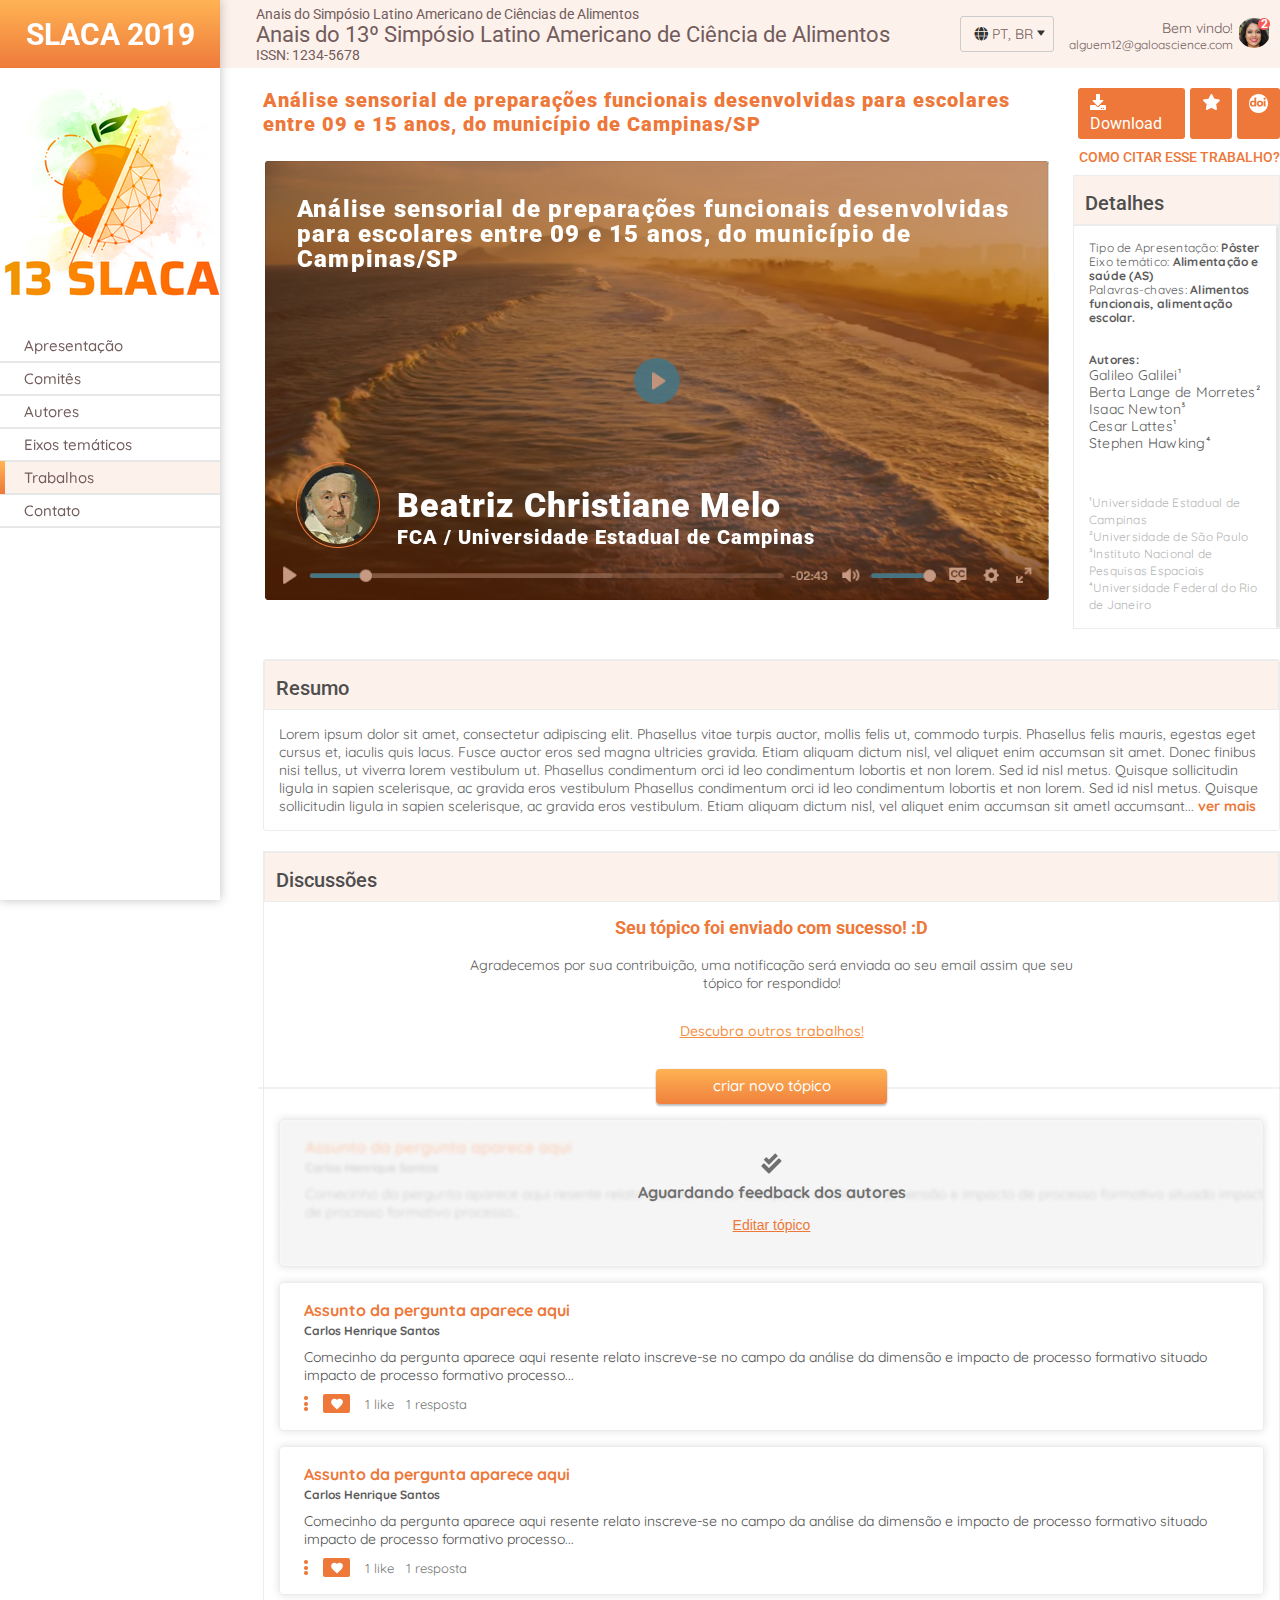
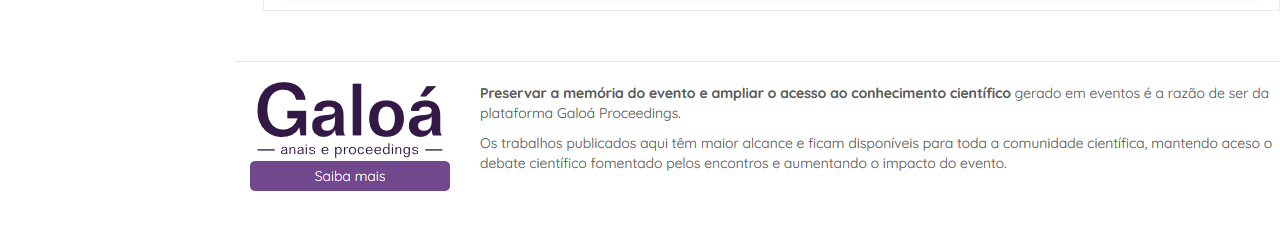
<file: topico-enviado.html>
<!DOCTYPE html>
<html lang="pt-br">
<head>
   <meta charset="UTF-8">
   <meta http-equiv="X-UA-Compatible" content="IE=edge">
   <meta name="viewport" content="width=device-width, initial-scale=1.0">
   <title>SLACA</title>
   
   <link rel="preconnect" href="https://fonts.googleapis.com">
   <link rel="preconnect" href="https://fonts.gstatic.com" crossorigin>
   <link href="https://fonts.googleapis.com/css2?family=Quicksand:wght@400;500;700&family=Roboto:wght@400;500;700;900&display=swap" rel="stylesheet">

   <link rel="stylesheet" type="text/css" href="./assets/css/style.css">
</head>
<body>
   <!--Menu Sidebar-->
   <div class="fixed-wrapper">
      <a href="./index.html" id="fixed-link">
         <div class="side-title">
            <h1>SLACA 2019</h1>
         </div>
      </a>

      <div class="side-image">
         <img src="./assets/images/dewey 4.png" alt="ícone do simpósio latino americano de ciência de alimentos">
      </div>

      <nav>
         <a href="#" class="menu-item desativado"><div class="retangulo"><img src="./assets/images/Rectangle 251.png"></div> Apresentação</a>
         <a href="#" class="menu-item desativado"><div class="retangulo"><img src="./assets/images/Rectangle 251.png"></div>Comitês</a>
         <a href="#" class="menu-item desativado"><div class="retangulo"><img src="./assets/images/Rectangle 251.png"></div>Autores</a>
         <a href="#" class="menu-item desativado"><div class="retangulo"><img src="./assets/images/Rectangle 251.png"></div>Eixos temáticos</a>
         <a href="#" class="menu-item ativado"><div class="retangulo"><img src="./assets/images/Rectangle 251.png"></div>Trabalhos</a>
         <a href="#" class="menu-item desativado"><div class="retangulo"><img src="./assets/images/Rectangle 251.png"></div>Contato</a>
      </nav>
   </div>
   <!--Final do menu sidebar-->

   <!--Header-->
   <div class="main-container">
      <header>
         <!--Área de texto da header-->
         <div class="header-title">
            <p>Anais do Simpósio Latino Americano de Ciências de Alimentos </p>
            <h2>Anais do 13º Simpósio Latino Americano de Ciência de Alimentos </h2>
            <p>ISSN: 1234-5678</p>
         </div>

        
         <div class="header-side">
            <!--Botão de seleção de idioma-->
            <div class="header-lang">
               <img src="./assets/images/language image.png"> PT, BR&nbsp;<img src="./assets/images/dropdown.png" id="dropdown">
            </select>
            </div>

            <!--Informações do usuário logado-->
            <div class="login">
               <div class="login-text">
                  <span>Bem vindo!</span><br/>
                  alguem12@galoascience.com
               </div>
               <div class="login-image">
                  <img src="./assets/images/profile.png" id="profile-pic">
                  <img src="./assets/images/basic.png" id="notificacao">
                  <span>2</span>
               </div>
            </div>
         </div>
      </header>
      <!--Final do cabeçalho-->

      <div class="main-content">
         <!--Área do conteúdo do vídeo-->
         <div class="video-area">
            <div class="video-area-principal">
               <h3>Análise sensorial de preparações funcionais desenvolvidas para escolares entre 09 e 15 anos, do município de Campinas/SP </h3>
               <div class="video-image">
                  <img src="./assets/images/video.png" id="video">
                  <img src="./assets/images/vídeo overlay.png" id="overlay">
                  <div class="video-title">
                     Análise sensorial de preparações funcionais desenvolvidas para escolares entre 09 e 15 anos, do município de Campinas/SP
                  </div> 
                  <div class="video-info">
                     <img src="./assets/images/image.png" id="video-user">
                     <img src="./assets/images/Outline.png" id="outline">
                     <div class="info-author">
                        <div class="info-author-name">Beatriz Christiane Melo</div>
                        <div class="info-author-college">FCA / Universidade Estadual de Campinas</div>
                     </div>
                     
                  </div>                
               </div>
            </div>

            <div class="video-area-side">
               <div class="buttons">
                  <div id="download">
                     <img src="./assets/images/download-icon.png"> Download
                  </div>
                  <div id="favoritar">
                     <img src="./assets/images/star.png">
                  </div>
                  <div id="doi">
                     <img src="./assets/images/doi.png">
                  </div>
               </div>
               <div class="citar">Como citar esse trabalho?</div>

               <div class="detalhes">
                  <div class="section-title">
                     Detalhes
                  </div>
                  <div class="detalhes-content">
                     <div class="content-text">
                        <p>Tipo de Apresentação: <strong>Pôster</strong><br/>
                           Eixo temático: <strong>Alimentação e saúde (AS)</strong><br/> 
                           Palavras-chaves: <strong>Alimentos funcionais, alimentação escolar.</strong><br/>
                           <br/><br/>
                           <strong>Autores:</strong>
                           <ul id="lista-autores">
                              <li>Galileo Galilei¹</li>
                              <li>Berta Lange de Morretes²</li>
                              <li>Isaac Newton³</li>
                              <li>Cesar Lattes¹</li>
                              <li>Stephen Hawking⁴</li>
                           </ul>
                           <br/>
                           <br/>
                           <br/>
                           <ul id="lista-universidades">
                              <li>¹Universidade Estadual de Campinas</li>
                              <li>²Universidade de São Paulo</li>
                              <li>³Instituto Nacional de Pesquisas Espaciais</li>
                              <li>⁴Universidade Federal do Rio de Janeiro</li>
                           </ul>
                           </p>
                     </div>
                     <img src="./assets/images/Rectangle 264.png">
                  </div>
               </div>
            </div>
         </div>
         <!--Final da área do conteúdo do vídeo-->

         <!--Área do resumo-->
         <div class="resumo">
            <a href="./resumo.htm#resumo">
               <div class="section-title">
                  Resumo
               </div>
               <p>
                  Lorem ipsum dolor sit amet, consectetur adipiscing elit. Phasellus vitae turpis auctor, mollis felis ut, commodo turpis. Phasellus felis mauris, egestas eget cursus et, iaculis quis lacus. Fusce auctor eros sed magna ultricies gravida. Etiam aliquam dictum nisl, vel aliquet enim accumsan sit amet. Donec finibus nisi tellus, ut viverra lorem vestibulum ut.  Phasellus condimentum orci id leo condimentum lobortis et non lorem. Sed id nisl metus. Quisque sollicitudin ligula in sapien scelerisque, ac gravida eros vestibulum Phasellus condimentum orci id leo condimentum lobortis et non lorem. Sed id nisl metus. Quisque sollicitudin ligula in sapien scelerisque, ac gravida eros vestibulum.  Etiam aliquam dictum nisl, vel aliquet enim accumsan sit ametl accumsant... <span>ver mais</span>
               </p>
            </a>
         </div>
         <!--Final da área do resumo-->

         <div class="discussoes" id="discussoes">
            <div class="section-title"> Discussões</div>
            <div class="cirar-topico">
               <div class="topico-enviado">
                  <div class="enviado-titulo">
                     Seu tópico foi enviado com sucesso! :D
                  </div>
                  <p>Agradecemos por sua contribuição, uma notificação será enviada ao seu email assim que seu tópico for respondido!</p>

                  <span>Descubra outros trabalhos!</span>
               </div>
               
               
               <img src="./assets/images/divisória.png" id="divisoria">
               <div class="topico-botao novo">
                  <a href="./novo-topico.html#discussoes">
                     criar novo tópico
                  </a>
               </div>
            </div>

            <div class="aguardando-feedback">
               <img src="./assets/images/check.png">
               <p>Aguardando feedback dos autores</p>
               <span>Editar tópico</span>
            </div>

            <div class="topico-criado">
               <div class="topico-titulo">
                  Assunto da pergunta aparece aqui
               </div>
               <div class="topico-autor">
                  Carlos Henrique Santos
               </div>
               <div class="topico-conteudo">
                  Comecinho da pergunta aparece aqui resente relato inscreve-se no campo da análise da dimensão e impacto de processo formativo situado impacto de processo formativo processo...
               </div>

               <div class="topico-footer">
                  <div class="elipses"> 
                     <img src="./assets/images/Ellipse 17.png">
                     <img src="./assets/images/Ellipse 17.png">
                     <img src="./assets/images/Ellipse 17.png">
                   </div>

                   <div class="likes">
                      <img src="./assets/images/coracao.png">
                   </div>
                  1 like &nbsp; 1 resposta
               </div>
            </div>

            <a href="./card-expandido.html#card-expandido">
               <div class="topico-criado">
                  <div class="topico-titulo">
                     Assunto da pergunta aparece aqui
                  </div>
                  <div class="topico-autor">
                     Carlos Henrique Santos
                  </div>
                  <div class="topico-conteudo">
                     Comecinho da pergunta aparece aqui resente relato inscreve-se no campo da análise da dimensão e impacto de processo formativo situado impacto de processo formativo processo...
                  </div>
   
                  <div class="topico-footer">
                     <div class="elipses"> 
                        <img src="./assets/images/Ellipse 17.png">
                        <img src="./assets/images/Ellipse 17.png">
                        <img src="./assets/images/Ellipse 17.png">
                      </div>
   
                      <div class="likes">
                         <img src="./assets/images/coracao.png">
                      </div>
                     1 like &nbsp; 1 resposta
                  </div>
               </div>
            </a>
         </div>

      </div>
      <footer>
         <a href="https://galoa.com.br" target="__blank">
            <img src="./assets/images/imagem - footer.png">
         </a>
         
      </footer>
   </div>
</body>
</html>
</file>
<file: assets/css/style.css>
*{
   margin: 0;
   padding: 0;
   box-sizing: border-box;
}
.fixed-wrapper{
   width: 220px;
   position: fixed;
   box-shadow: 0px 0px 10px 0px #00000040;
   height: 100%;
}
.fixed-wrapper a{
   text-decoration: none;
}
.side-title{
   display: flex;
   justify-content: center;
   align-items: center;
   height: 68px;
   background: linear-gradient(180deg, #FFB354 0%, #EE7A3A 100%);
   color: #FFF;
   font-family: 'Roboto', sans-serif;
   font-weight: 700;
}
.side-title h1{
   font-size: 30px;
}
nav{
   display: flex;
   flex-direction: column;
}
nav a{
   font-family: 'Quicksand', sans-serif;
   font-weight: 500;
   font-size: 15px;
   line-height: 19px;
   text-decoration: none;
   color: #725C5C;
   height: 33px;
   display: flex;
   align-items: center;
}
.menu-item{
   padding: 5px 24px;
   border-bottom: 2px solid #E7E7E7;
   height: 33px;
   justify-self: center;  
}
.retangulo img{
   margin-left: -24px;
   margin-bottom: -3px;
}
.desativado .retangulo{
   display: none;
}
.ativado{
   background-color: #FDF1EB;
}
.ativado .retangulo{
   display: block;
}
.main-container{
   margin-left: 220px;
}
header{
   background-color: #FDF1EB;
   color: #725C5C;
   width: auto;
   height: 68px;
   padding-left: 36px;
   padding-right: 10px;
   display: flex;
   align-items: center;
   justify-content: space-between;
}
header p{
   font-family: 'Roboto', sans-serif;
   font-weight: 400;
   font-size: 14px;
}
header h2{
   font-family: 'Roboto', sans-serif;
   font-weight: 400;
   font-size: 22px;
}
.header-side{
   display: flex;
}
.header-lang{
   padding: 5px 8px 8px 9px;
   font-family: 'Quicksand', sans-serif;
   font-size: 14px;
   border: 1px solid #CCCCCC;
   border-radius: 3px;
   margin-right: 15px;
   display: flex;
   align-items: flex-end;
}
#dropdown{
   align-self: center;
}
.login{
   display: flex;
   justify-content: end;
   align-items: flex-end;
}
.login-text{
   font-family: 'Quicksand', sans-serif;
   text-align: end;
   font-size: 12px;
}
.login-text span{
   font-size: 14px;
}
#profile-pic{
   border-radius: 60%;
   margin-left: 5px;
}
#notificacao{
   position: absolute;
   right: 10px;
}
.login-image span{
   font-family: 'Roboto', sans-serif;
   font-size: 12px;
   font-weight: 700;
   color: #FFF;
   position: absolute;
   right: 12px;
   top: 17px;
}
.main-content{
   display: flex;
   flex-direction: column;
   margin-left: 43px;
}
.video-area{
   display: flex;
   justify-content: space-between;
   margin-bottom: 30px;
}
.video-area-principal{
   max-width: 800px;
   margin-right: 10px;
}
.video-area-principal h3{
   font-family: 'Roboto', sans-serif;
   font-size: 20px;
   font-weight: 900;
   color: #ED7839;
   margin: 20px 0;
   letter-spacing: 1px;
}
.video-image{
   margin-left: 2px;
   margin-top: 25px;
   width: 783px;
   height: 439px;
}
#overlay, #video{
   position: absolute;
   left: 265px;
}
.video-title{
   position: absolute;
   margin-top: 36px;
   margin-left: 32px;
   width: 734px;
   font-family: 'Roboto', sans-serif;
   font-size: 24px;
   font-weight: 900;
   color: #FFF;
   letter-spacing: 0.05em;
   line-height: 25px;
}
.video-info{
   position: absolute;
   margin-top: 301px;
   margin-left: 31px;
}
#video-user{
   border-radius: 50%;
   margin-left: 4px;
   margin-top: 4px;
}
#outline{
   position: absolute;
   left: 0;
}
.info-author{
   display: inline-block;
   margin-left: 17px;
   letter-spacing: 1px;
}
.info-author-name{
   font-family: 'Roboto', sans-serif;
   font-size: 34px;
   font-weight: 900;
   color: #FFF;
}
.info-author-college{
   font-family: 'Roboto', sans-serif;
   font-size: 20px;
   font-weight: 900;
   color: #FFF;
}
.video-area-side{
   width: 242px;
   margin-top: 20px;
}
.buttons{
   display: flex;
   justify-content: end;
}
#download, #favoritar, #doi{
   display: inline-block;
   margin-left: 5px;
   background-color: #ED7839;
   padding: 6px 12px;
   border-radius: 3px;

   font-family: 'Roboto', sans-serif;
   font-size: 16px;
   color: #FFF;
}
.citar{
   font-family: 'Roboto', sans-serif;
   font-size: 14px;
   font-weight: 500;
   text-transform: uppercase;
   color: #ED7839;
   text-align: end;
   margin: 10px 0;
}
.detalhes{
   border-radius: 3px 3px 0px 0px;
}
.section-title{
   background-color: #FDF1EB;
   font-family: 'Roboto', sans-serif;
   font-weight: 500;
   font-size: 20px;
   padding: 15px 11px 9px 11px;
   border: 1px solid #ECECEC;
   color: #4E4E4E
}
.detalhes-content{
   font-family: 'Quicksand', sans-serif;
   font-size: 12px;
   border: 1px solid #ECECEC;
   line-height: 14px;
   letter-spacing: 0.02em;
   color: #5C5C5C;
   display: flex;
}
.content-text{
   margin: 15px;
}
#lista-autores{
   list-style-type: none;
   line-height: 17px;
   font-size: 14px;
}
#lista-universidades{
   list-style-type: none;
   color: #b4b4b4;
   line-height: 17px;
}
.resumo{
   border: 1px solid #ECECEC;
   border-radius: 3px;
   margin-bottom: 20px;
}
.resumo a{
   text-decoration: none;
}
.resumo span{
   color: #ED7839;
   font-weight: 700;
}
.resumo p{
   padding: 15px;
}
.discussoes{
   border: 1px solid #ECECEC;
}
.resumo p, .discussoes p{
   padding-bottom: 15px;
   font-family: 'Quicksand', sans-serif;
   font-size: 14px;
   font-weight: 400;
   color: #5C5C5C;
}
.discussoes p{
 margin-bottom: 15px;
}
.cirar-topico{
   display: flex;
   flex-direction: column;
   align-items: center;
   margin-top: 15px;
}
.discussoes span{
   font-family: 'Roboto', sans-serif;
   font-size: 18px;
   color: #ED7839;
   font-weight: 700;
}
.cirar-topico p{
   max-width: 626px;
   text-align: center;
}
.discussao-icones img{
   padding: 25px;
}
.topico-botao{
   display: flex;
   align-items: center;
   padding: 8px 13px 7px 14px;
   background: linear-gradient(180deg, #FEB254 0%, #F0813D 100%);
   box-shadow: 0px 0px 2px rgba(0, 0, 0, 0.12), 0px 2px 2px rgba(0, 0, 0, 0.24);
   border-radius: 4px; 
}
.topico-botao img{
   margin-right: 6px;
}
.topico-botao a{
   text-decoration: none;
   font-family: 'Quicksand', sans-serif;
   font-size: 15px;
   font-weight: 500;
   color: #FFF;
}
#divisoria{
   margin-bottom: -20px;
}
.topico-criado{
   margin: 15px;
   border: 1px solid #ECECEC;
   border-radius: 4px;
   box-shadow: 0px 0px 8px rgba(0, 0, 0, 0.12);
   font-family: 'Quicksand', sans-serif;
}
.topico-titulo, .topico-autor, .topico-conteudo, .topico-footer{
   padding-right: 24px;
   padding-left: 24px;
}
.topico-titulo{
   font-size: 16px;
   font-weight: 700;
   color: #ED7839;
   margin-bottom: 3px;
   margin-top: 17px;
}
.topico-autor{
   font-size: 12px;
   font-weight: 700;
   color: #5C5C5C;
   margin-bottom: 10px;
}
.topico-conteudo{
   font-family: 'Quicksand', sans-serif;
   font-size: 14px;
   font-weight: 400;
   color: #4D4D4D;
   margin-bottom: 10px;
}
.topico-footer{
   display: flex;
   align-items: center;
   font-size: 13px;
   font-weight: 400;
   color: #757575;
   margin-bottom: 17px;
}
.elipses{
   display: flex;
   flex-direction: column;
   height: 15px;
   justify-content: space-between;
   margin-right: 15px;
}
.likes{
   display: flex;
   align-items: center;
   justify-content: center;
   border-radius: 2px;
   background-color: #ED7839;
   height: 19px;
   width: 27px;
   margin-right: 15px;
}
footer{
   margin-top: 50px;
   margin-left: 15px;
}
.novo-topico{
   border-bottom: 1px solid #E7E7E7;
   margin: 0px 18px 30px 
}
.novo-topico p{
   margin-top: 15px;
   text-align: center;
}
.novo-topico form{
   display: flex;
   flex-direction: column;
}
.novo-topico label{
   font-family: 'Roboto', sans-serif;
   font-size: 16px;
   font-weight: 700;
   color: #ED7839;
   line-height: 18.75px;
}
.novo-topico input{
   height: 39px;
   border: 1px solid #CCCCCC;
   border-radius: 3px;
   margin-bottom: 10px;
   padding-left: 23.13px;
}
.novo-topico textarea{
   height: 113px;
   resize: none;
   border: 1px solid #CCCCCC;
   border-bottom: none;
   border-radius: 3px;
}
.textarea-footer{
   display: flex;
   justify-content: space-between;
   align-items: center;
   background-color: #EAF1F2;
   height: 31px;
   border: 1px solid #CCCCCC;
   border-top: none;
   border-radius: 0px 0px 4px 4px;
   margin-bottom: 15px;
}
#bold{
   margin: 0 29.3px;
}
.topico-submit{
   background: linear-gradient(180deg, #FEB154 0%, #F1833E 100%);
   width: 205.1px;
   height: 31px;
   border: none;
   font-family: 'Quicksand', sans-serif;
   font-size: 15px;
   font-weight: 700;
   border-radius: 0px 0px 4px 0px;
   display: flex;
   align-items: center;
   justify-content: center;
}
 .textarea-footer a{
   text-decoration: none;
   color: #FFF;
}
.topico-enviado{
   margin-bottom: 47px;
   text-align: center;
}
.enviado-titulo{
   font-family: 'Roboto', sans-serif;
   font-size: 18px;
   font-weight: 700;
   color: #ED7839;
   margin-bottom: 18px;
}
.topico-enviado span{
   font-family: 'Quicksand', sans-serif;
   font-weight: 500;
   font-size: 14px;
   color: #F48F44;
   text-decoration: underline;
}
.topico-botao.novo{
   padding: 7px 55.6px 9px 56.53px;
}
.aguardando-feedback{
   background-image: url(../images/feedback.png);
   background-position-x: -5px;
   background-position-y: -5px;
   height: 148px;
   margin: 15px;
   border: 1px solid #ECECEC;
   border-radius: 4px;
   box-shadow: 0px 0px 8px rgba(0, 0, 0, 0.12);
   display: flex;
   flex-direction: column;
   justify-content: center;
   align-items: center;
}
.aguardando-feedback p{
   color: #707070;
   font-family: 'Quicksand', sans-serif;
   font-size: 16px;
   font-weight: 700;
   margin-top: 8px;
   margin-bottom: 0;
}
.aguardando-feedback span{
   color: #ED7839;
   font-family: Arial, Helvetica, sans-serif;
   font-size: 14px;
   font-weight: 400;
   text-decoration: underline;
}
.discussoes a{
   text-decoration: none;
}
.card-expandido{
   border: 1px solid #ECECEC;
   box-shadow: 0px 0px 8px rgba(0, 0, 0, 0.12);
}
.card-header{
   display: flex;
   justify-content: space-between;
   align-items: center;
   margin-top: 17px;
}
.header-icones{
   display: flex;
   align-items: center;
}
.header-icones img{
   margin-right: 15px;
}
.card-expandido .topico-conteudo{
   margin-right: 30px;
   margin-top: 10px;
   margin-bottom: 35px;
}
.card-expandido .icone-autor, 
.card-expandido .icone-coautor, 
.card-expandido .icone-check{
   display: none;
}
.card-expandido.resposta-autor .icone-autor, 
.card-expandido.resposta-autor .icone-check{
   display:block;
}
.card-expandido.resposta-coautor .icone-coautor, 
.card-expandido.resposta-coautor .icone-check{
   display:block;
}
.card-expandido.resposta-autor, .card-expandido.resposta-coautor{
   background-color: #F8F8F8;
}

@media (max-width: 1000px){
   header{
      height: auto;
   }
   .video-area{
      flex-direction: column;
   }
   
   .detalhes-content img{
      display: none;
   }
   .video-area-side{
      width: 100%;
   }
   #divisoria{
      display: none;
   }
   .video-image img{
      max-width: 800px;
   }
}

@media (max-width:830px){
   .fixed-wrapper{
      display: flex;
      width: 100%;
      position:relative;
   }
   #fixed-link{
      background: linear-gradient(180deg, #FFB354 0%, #EE7A3A 100%);
   }
   .side-title{
      background: none;
   }
   .side-image{
      display: none;
   }
   nav{
      flex-direction: row; 
      flex-wrap: wrap;     
   }
   .main-container{
      margin-top: 10px;
      margin-left: 0;
   }
   #overlay, #video{
      left: 15px;
      max-width: 600px;
   }
   .video-image{
      height: 400px;
      width: auto;
   }
   .video-info{
      display: none;
   }
   .video-title{
      font-size: 18px;
      margin-top: 10px;
      margin-left: 0px;
      width: 500px;
   }
   footer img{
      max-width: 600px;
      object-fit: scale-down;
   }
}

@media (max-width:425px){
   header{
      flex-direction: column;
   }
   #notificacao{
      display: none;
   }
   .main-content{
      margin-left: 10px;
      margin-right: 0px;
   }
   #overlay, #video{
      max-width: 350px;
      left: 5px;
   }
   .video-image{
      height: 200px;
      width: auto;
   }
   .video-title{
      font-size: 12px;
      margin: 10px;
      width: 300px;
   }
   footer img{
      width: 300px;
   }
}
</file>
